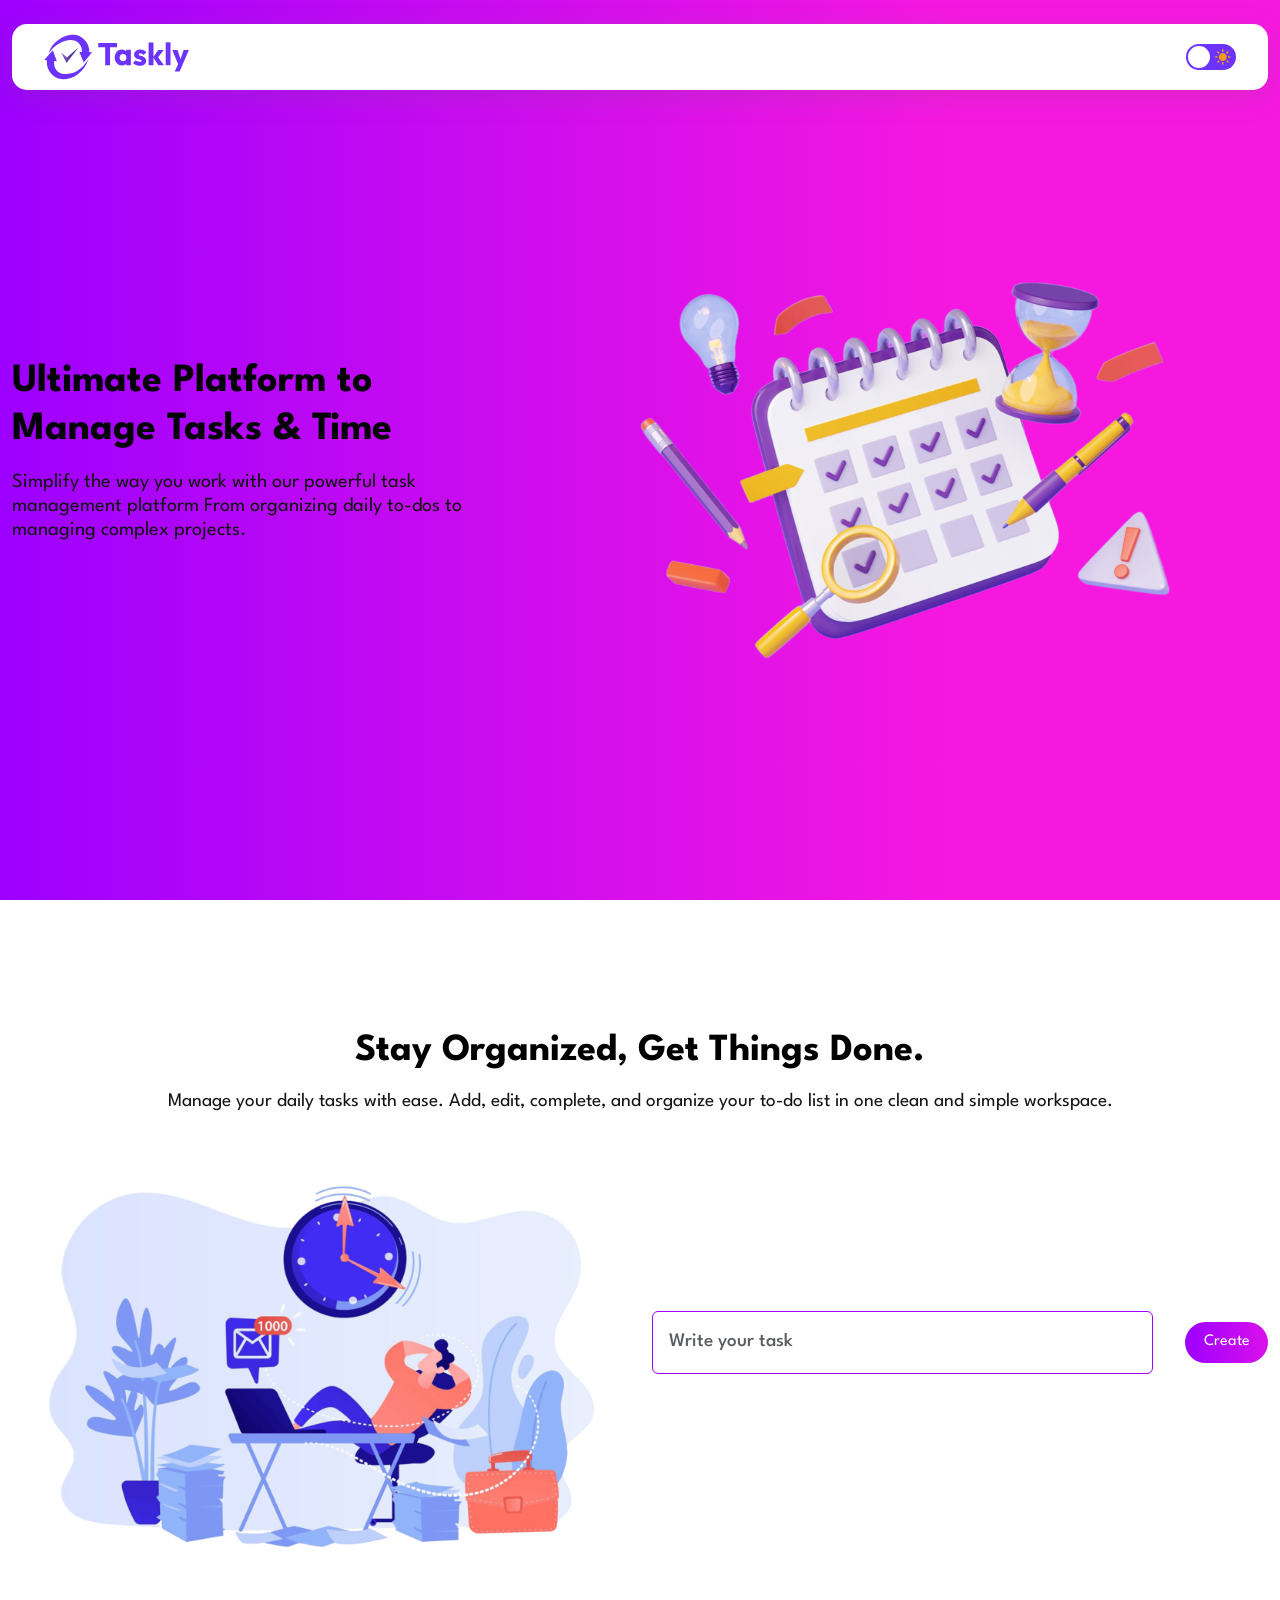
<file: index.html>
<!doctype html>
<html lang="en">
  <head>
    <meta charset="utf-8" />
    <meta name="viewport" content="width=device-width, initial-scale=1" />
    <title>Todo App</title>
    <link rel="stylesheet" href="assets/css/main.css" />
  </head>
  <body>
    <div class="site-wrapper">
      <header class="header">
        <nav class="navbar navbar-expand-lg main-navbar">
          <div class="container container-sm">
            <div class="navbar-inner">
                <a class="navbar-brand" href="#"
              ><img class="site-logo" src="./assets/images/main-logo.svg" alt=""
            /></a>
            <div class="dark-light-switch-mode">
                    <input type="checkbox" class="checkbox" id="checkbox">
                    <label for="checkbox" class="checkbox-label">
                      <i class="icon-moon"></i>
                      <i class="icon-sun"></i>
                      <span class="ball"></span>
                    </label>
</div><!-- /.dark-light-switch-mode -->
            </div><!-- /.navbar-inner -->
          
          </div>
        </nav>
      </header>
      <!-- /.header -->
       <main class="main-content">
        <div class="site-wrapper">
          <section class="main-hero-section section-space ">
            <div class="content-inner">
               <div class="container container-sm ">
              <div class="row">
                <div class="col-lg-5">
                  <div class="col-inner">
                    <div class="hero-heading">
                                                <h1>Ultimate Platform to Manage Tasks & Time <span>Simplify the way you work with our powerful task management platform From organizing daily to-dos to managing complex projects.</span></h1>
                    </div>
                    <!-- /.hero-heading -->
                  </div><!-- /.col-inner -->
                </div>
                <div class=" col-lg-7">
                  <div class="col-inner">
                                <img src="./assets/images/todo-hero.png" alt="">
                  </div><!-- /.col-inner -->
                </div>
              </div><!-- /.row -->
            </div><!-- /.container -->
            </div><!-- /.content-inner -->
          </section><!-- /.main-hero-section -->
          <section class="todo-app section-space-sm ">
            <div class="container container-sm">
               <div class="section-heading">
                                                                                            <h2>Stay Organized, Get Things Done. <span>Manage your daily tasks with ease. Add, edit, complete, and organize your to-do list in one clean and simple workspace.</span></h2>
                    </div>
          <div class="row">
            <div class="col-lg-6">
              <div class="col-inner">
                <img class="todo-img" src="./assets/images/todo-image.png" loading="lazy" alt="">
              </div><!-- /.col-inner -->
            </div><!-- /.col-lg-6 -->
            <div class="col-lg-6">
              <div class="col-inner">
                <div class="mb-5 d-flex create-task">
                  <input type="text" id="taskInput" class="form-control" placeholder="Write your task">
                  <button class="create-task-button theme-button theme-button-1" id="addBtn">create</button>
                </div>
<ul class="task-list" id="taskList">

</ul>
              </div><!-- /.col-inner -->
            </div><!-- /.col-lg-6 -->
          </div><!-- /.row -->
            </div><!-- /.container -->

          </section><!-- /.todo-app -->
        </div><!-- /.site-wrapper -->
       </main><!-- /.main-content -->
       <footer class="footer"></footer><!-- /.footer -->
    
    <script src="assets/js/bootstrap.js"></script>
    <script src="assets/js/app.js"></script>
  </body>
</html>
</file>
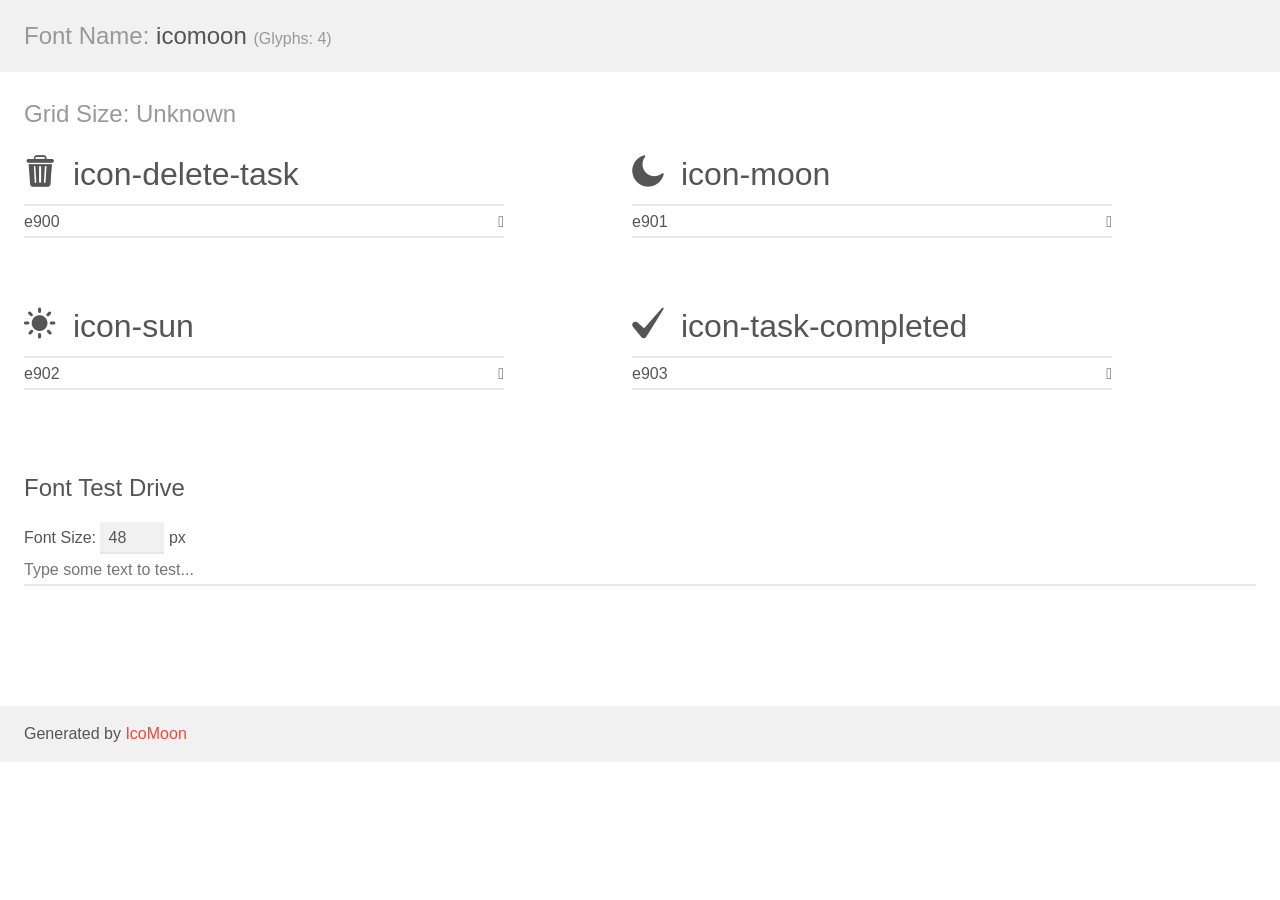
<file: assets/css/icomoon/demo.html>
<!doctype html>
<html>
<head>
    <meta charset="utf-8">
    <title>IcoMoon Demo</title>
    <meta name="description" content="An Icon Font Generated By IcoMoon.io">
    <meta name="viewport" content="width=device-width, initial-scale=1">
    <link rel="stylesheet" href="demo-files/demo.css">
    <link rel="stylesheet" href="style.css"></head>
<body>
    <div class="bgc1 clearfix">
        <h1 class="mhmm mvm"><span class="fgc1">Font Name:</span> icomoon <small class="fgc1">(Glyphs:&nbsp;4)</small></h1>
    </div>
    <div class="clearfix mhl ptl">
        <h1 class="mvm mtn fgc1">Grid Size: Unknown</h1>
        <div class="glyph fs1">
            <div class="clearfix bshadow0 pbs">
                <span class="icon-delete-task"></span>
                <span class="mls"> icon-delete-task</span>
            </div>
            <fieldset class="fs0 size1of1 clearfix hidden-false">
                <input type="text" readonly value="e900" class="unit size1of2" />
                <input type="text" maxlength="1" readonly value="&#xe900;" class="unitRight size1of2 talign-right" />
            </fieldset>
            <div class="fs0 bshadow0 clearfix hidden-true">
                <span class="unit pvs fgc1">liga: </span>
                <input type="text" readonly value="" class="liga unitRight" />
            </div>
        </div>
        <div class="glyph fs1">
            <div class="clearfix bshadow0 pbs">
                <span class="icon-moon"></span>
                <span class="mls"> icon-moon</span>
            </div>
            <fieldset class="fs0 size1of1 clearfix hidden-false">
                <input type="text" readonly value="e901" class="unit size1of2" />
                <input type="text" maxlength="1" readonly value="&#xe901;" class="unitRight size1of2 talign-right" />
            </fieldset>
            <div class="fs0 bshadow0 clearfix hidden-true">
                <span class="unit pvs fgc1">liga: </span>
                <input type="text" readonly value="" class="liga unitRight" />
            </div>
        </div>
        <div class="glyph fs1">
            <div class="clearfix bshadow0 pbs">
                <span class="icon-sun"></span>
                <span class="mls"> icon-sun</span>
            </div>
            <fieldset class="fs0 size1of1 clearfix hidden-false">
                <input type="text" readonly value="e902" class="unit size1of2" />
                <input type="text" maxlength="1" readonly value="&#xe902;" class="unitRight size1of2 talign-right" />
            </fieldset>
            <div class="fs0 bshadow0 clearfix hidden-true">
                <span class="unit pvs fgc1">liga: </span>
                <input type="text" readonly value="" class="liga unitRight" />
            </div>
        </div>
        <div class="glyph fs1">
            <div class="clearfix bshadow0 pbs">
                <span class="icon-task-completed"></span>
                <span class="mls"> icon-task-completed</span>
            </div>
            <fieldset class="fs0 size1of1 clearfix hidden-false">
                <input type="text" readonly value="e903" class="unit size1of2" />
                <input type="text" maxlength="1" readonly value="&#xe903;" class="unitRight size1of2 talign-right" />
            </fieldset>
            <div class="fs0 bshadow0 clearfix hidden-true">
                <span class="unit pvs fgc1">liga: </span>
                <input type="text" readonly value="" class="liga unitRight" />
            </div>
        </div>
    </div>

    <!--[if gt IE 8]><!-->
    <div class="mhl clearfix mbl">
        <h1>Font Test Drive</h1>
        <label>
            Font Size: <input id="fontSize" type="number" class="textbox0 mbm"
            min="8" value="48" />
            px
        </label>
        <input id="testText" type="text" class="phl size1of1 mvl"
        placeholder="Type some text to test..." value=""/>
        <div id="testDrive" class="icon-" style="font-family: icomoon">&nbsp;
        </div>
    </div>
    <!--<![endif]-->
    <div class="bgc1 clearfix">
        <p class="mhl">Generated by <a href="https://icomoon.io/app">IcoMoon</a></p>
    </div>

    <script src="demo-files/demo.js"></script>
</body>
</html>
</file>
<file: assets/css/icomoon/demo-files/demo.css>
body {
  padding: 0;
  margin: 0;
  font-family: sans-serif;
  font-size: 1em;
  line-height: 1.5;
  color: #555;
  background: #fff;
}
h1 {
  font-size: 1.5em;
  font-weight: normal;
}
small {
  font-size: .66666667em;
}
a {
  color: #e74c3c;
  text-decoration: none;
}
a:hover, a:focus {
  box-shadow: 0 1px #e74c3c;
}
.bshadow0, input {
  box-shadow: inset 0 -2px #e7e7e7;
}
input:hover {
  box-shadow: inset 0 -2px #ccc;
}
input, fieldset {
  font-family: sans-serif;
  font-size: 1em;
  margin: 0;
  padding: 0;
  border: 0;
}
input {
  color: inherit;
  line-height: 1.5;
  height: 1.5em;
  padding: .25em 0;
}
input:focus {
  outline: none;
  box-shadow: inset 0 -2px #449fdb;
}
.glyph {
  font-size: 16px;
  width: 15em;
  padding-bottom: 1em;
  margin-right: 4em;
  margin-bottom: 1em;
  float: left;
  overflow: hidden;
}
.liga {
  width: 80%;
  width: calc(100% - 2.5em);
}
.talign-right {
  text-align: right;
}
.talign-center {
  text-align: center;
}
.bgc1 {
  background: #f1f1f1;
}
.fgc1 {
  color: #999;
}
.fgc0 {
  color: #000;
}
p {
  margin-top: 1em;
  margin-bottom: 1em;
}
.mvm {
  margin-top: .75em;
  margin-bottom: .75em;
}
.mtn {
  margin-top: 0;
}
.mtl, .mal {
  margin-top: 1.5em;
}
.mbl, .mal {
  margin-bottom: 1.5em;
}
.mal, .mhl {
  margin-left: 1.5em;
  margin-right: 1.5em;
}
.mhmm {
  margin-left: 1em;
  margin-right: 1em;
}
.mls {
  margin-left: .25em;
}
.ptl {
  padding-top: 1.5em;
}
.pbs, .pvs {
  padding-bottom: .25em;
}
.pvs, .pts {
  padding-top: .25em;
}
.unit {
  float: left;
}
.unitRight {
  float: right;
}
.size1of2 {
  width: 50%;
}
.size1of1 {
  width: 100%;
}
.clearfix:before, .clearfix:after {
  content: " ";
  display: table;
}
.clearfix:after {
  clear: both;
}
.hidden-true {
  display: none;
}
.textbox0 {
  width: 3em;
  background: #f1f1f1;
  padding: .25em .5em;
  line-height: 1.5;
  height: 1.5em;
}
#testDrive {
  display: block;
  padding-top: 24px;
  line-height: 1.5;
}
.fs0 {
  font-size: 16px;
}
.fs1 {
  font-size: 32px;
}
</file>
<file: assets/css/icomoon/style.css>
@font-face {
  font-family: 'icomoon';
  src:  url('fonts/icomoon.eot?pd94g1');
  src:  url('fonts/icomoon.eot?pd94g1#iefix') format('embedded-opentype'),
    url('fonts/icomoon.ttf?pd94g1') format('truetype'),
    url('fonts/icomoon.woff?pd94g1') format('woff'),
    url('fonts/icomoon.svg?pd94g1#icomoon') format('svg');
  font-weight: normal;
  font-style: normal;
  font-display: block;
}

[class^="icon-"], [class*=" icon-"] {
  /* use !important to prevent issues with browser extensions that change fonts */
  font-family: 'icomoon' !important;
  speak: never;
  font-style: normal;
  font-weight: normal;
  font-variant: normal;
  text-transform: none;
  line-height: 1;

  /* Better Font Rendering =========== */
  -webkit-font-smoothing: antialiased;
  -moz-osx-font-smoothing: grayscale;
}

.icon-delete-task:before {
  content: "\e900";
}
.icon-moon:before {
  content: "\e901";
}
.icon-sun:before {
  content: "\e902";
}
.icon-task-completed:before {
  content: "\e903";
}
</file>
